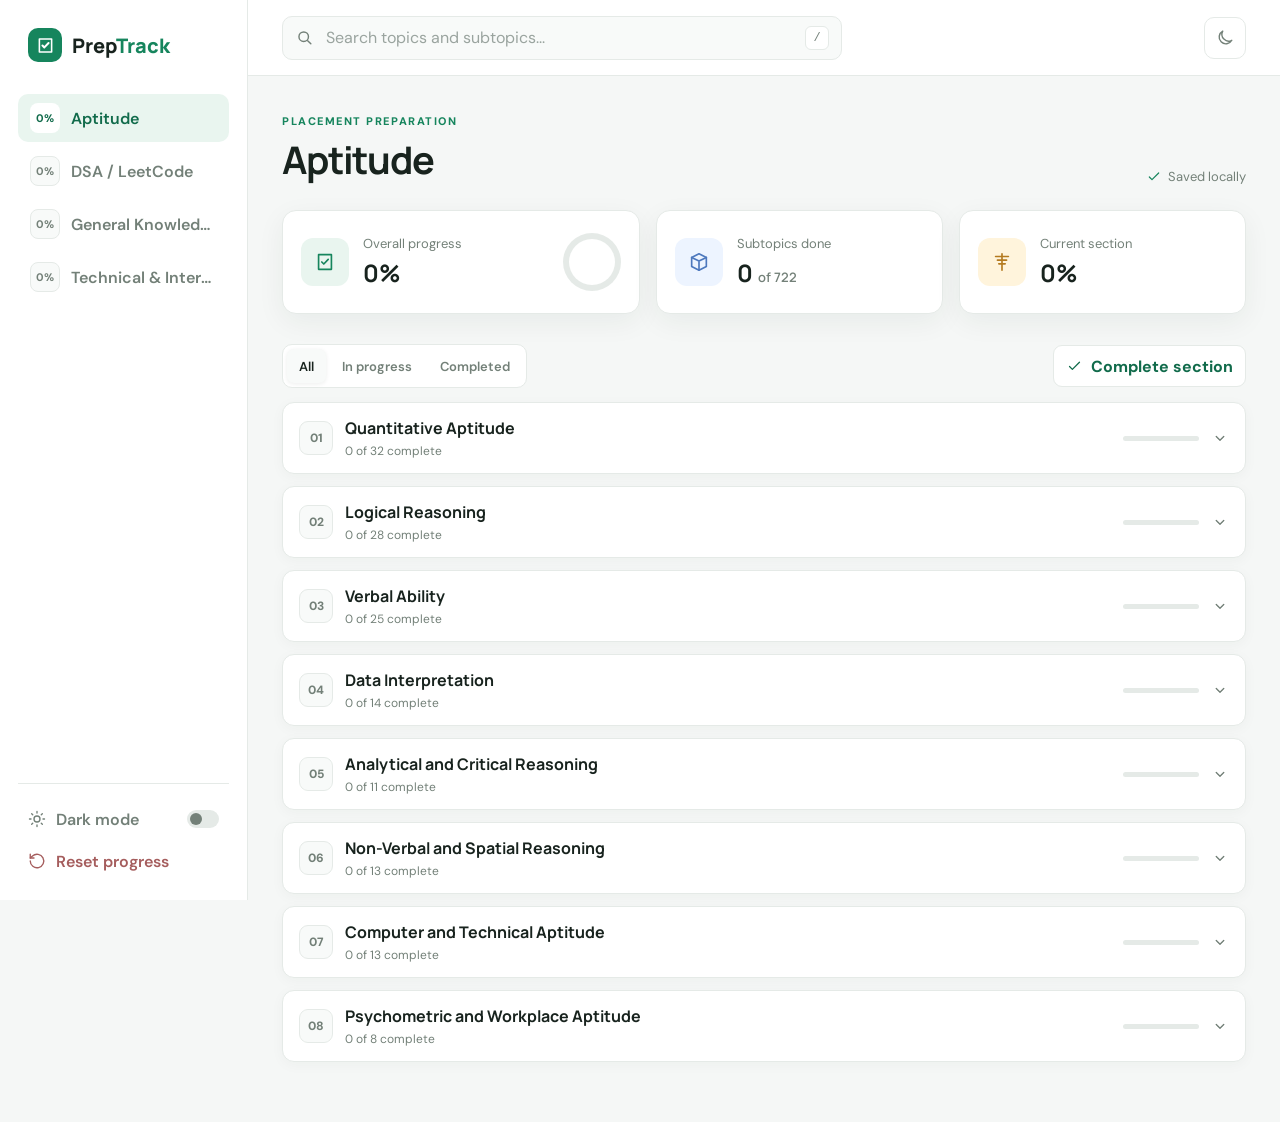
<file: index.html>
<!doctype html>
<html lang="en">
<head>
  <meta charset="UTF-8">
  <meta name="viewport" content="width=device-width, initial-scale=1.0">
  <meta name="theme-color" content="#f4f7f5">
  <title>PrepTrack — Syllabus Tracker</title>
  <link rel="preconnect" href="https://fonts.googleapis.com">
  <link rel="preconnect" href="https://fonts.gstatic.com" crossorigin>
  <link href="https://fonts.googleapis.com/css2?family=DM+Sans:wght@400;500;600;700&family=Manrope:wght@600;700;800&display=swap" rel="stylesheet">
  <link rel="stylesheet" href="./styles.css">
</head>
<body>
  <div class="app-shell">
    <aside class="sidebar" id="sidebar">
      <a class="brand" href="#" aria-label="PrepTrack home">
        <span class="brand-mark" aria-hidden="true">
          <svg viewBox="0 0 24 24"><path d="M5 4.5h14v15H5z"/><path d="m8.5 12 2.2 2.2 4.8-5"/></svg>
        </span>
        <span>Prep<span>Track</span></span>
      </a>

      <nav class="section-nav" id="sectionNav" aria-label="Syllabus sections"></nav>

      <div class="sidebar-footer">
        <button class="ghost-button" id="themeButton" type="button">
          <svg class="sun-icon" viewBox="0 0 24 24" aria-hidden="true"><circle cx="12" cy="12" r="4"/><path d="M12 2v2M12 20v2M4.9 4.9l1.4 1.4M17.7 17.7l1.4 1.4M2 12h2M20 12h2M4.9 19.1l1.4-1.4M17.7 6.3l1.4-1.4"/></svg>
          <span>Dark mode</span>
          <span class="theme-toggle" aria-hidden="true"></span>
        </button>
        <button class="ghost-button reset-button" id="resetButton" type="button">
          <svg viewBox="0 0 24 24" aria-hidden="true"><path d="M3 12a9 9 0 1 0 3-6.7L3 8"/><path d="M3 3v5h5"/></svg>
          <span>Reset progress</span>
        </button>
      </div>
    </aside>

    <main class="main-content">
      <header class="topbar">
        <button class="icon-button menu-button" id="menuButton" type="button" aria-label="Open navigation">
          <svg viewBox="0 0 24 24"><path d="M4 7h16M4 12h16M4 17h16"/></svg>
        </button>
        <div class="topbar-search">
          <svg viewBox="0 0 24 24" aria-hidden="true"><circle cx="11" cy="11" r="6"/><path d="m16 16 4 4"/></svg>
          <input id="searchInput" type="search" placeholder="Search topics and subtopics..." autocomplete="off">
          <kbd>/</kbd>
        </div>
        <button class="icon-button" id="topThemeButton" type="button" aria-label="Toggle dark mode">
          <svg viewBox="0 0 24 24"><path d="M20 15.5A8.5 8.5 0 0 1 8.5 4 8.5 8.5 0 1 0 20 15.5Z"/></svg>
        </button>
      </header>

      <div class="content">
        <div class="page-heading">
          <div>
            <p class="eyebrow">PLACEMENT PREPARATION</p>
            <h1 id="pageTitle">Aptitude</h1>
          </div>
          <div class="heading-actions">
            <span class="saved-state" id="savedState">
              <svg viewBox="0 0 24 24"><path d="m5 12 4 4L19 6"/></svg>
              Saved locally
            </span>
          </div>
        </div>

        <section class="stats-grid" aria-label="Overall progress">
          <article class="stat-card">
            <span class="stat-icon mint"><svg viewBox="0 0 24 24"><path d="M5 4h14v16H5z"/><path d="m8.5 12 2.2 2.2 4.8-5"/></svg></span>
            <div>
              <p>Overall progress</p>
              <strong id="overallPercent">0%</strong>
            </div>
            <div class="progress-ring" id="progressRing" style="--progress:0"><span></span></div>
          </article>
          <article class="stat-card">
            <span class="stat-icon blue"><svg viewBox="0 0 24 24"><path d="M12 3 4 7v10l8 4 8-4V7z"/><path d="m4 7 8 4 8-4M12 11v10"/></svg></span>
            <div>
              <p>Subtopics done</p>
              <strong><span id="completedCount">0</span> <small>of <span id="totalCount">0</span></small></strong>
            </div>
          </article>
          <article class="stat-card">
            <span class="stat-icon amber"><svg viewBox="0 0 24 24"><path d="M12 3v18M5 6h14M7 10h10M8.5 14h7"/></svg></span>
            <div>
              <p>Current section</p>
              <strong id="sectionPercent">0%</strong>
            </div>
          </article>
        </section>

        <section class="topics-section">
          <div class="toolbar">
            <div class="filter-tabs" id="filterTabs" role="tablist" aria-label="Filter topics">
              <button class="filter-tab active" type="button" data-filter="all" role="tab">All</button>
              <button class="filter-tab" type="button" data-filter="in-progress" role="tab">In progress</button>
              <button class="filter-tab" type="button" data-filter="completed" role="tab">Completed</button>
            </div>
            <button class="complete-section-button" id="completeSectionButton" type="button">
              <svg viewBox="0 0 24 24"><path d="m5 12 4 4L19 6"/></svg>
              Complete section
            </button>
          </div>
          <div class="topics-list" id="topicsList">
            <div class="loading-state">Loading syllabus...</div>
          </div>
        </section>
      </div>
    </main>
  </div>
  <div class="sidebar-backdrop" id="sidebarBackdrop"></div>

  <div class="toast" id="toast" role="status" aria-live="polite"></div>

  <dialog id="resetDialog">
    <form method="dialog">
      <h2>Reset all progress?</h2>
      <p>This will mark every subtopic as incomplete. This action cannot be undone.</p>
      <div class="dialog-actions">
        <button value="cancel" class="dialog-button">Cancel</button>
        <button value="confirm" class="dialog-button danger">Reset progress</button>
      </div>
    </form>
  </dialog>

  <script src="./app.js"></script>
</body>
</html>
</file>
<file: styles.css>
:root {
  --bg: #f5f7f6;
  --surface: #ffffff;
  --surface-soft: #f8faf9;
  --text: #18231e;
  --muted: #738078;
  --border: #e5eae7;
  --primary: #16855d;
  --primary-dark: #116b4b;
  --primary-soft: #e9f5ef;
  --blue: #edf4ff;
  --blue-strong: #4d78bd;
  --amber: #fff4dc;
  --amber-strong: #b47a1f;
  --shadow: 0 8px 28px rgba(25, 50, 39, 0.06);
}

[data-theme="dark"] {
  --bg: #121816;
  --surface: #1a211f;
  --surface-soft: #202824;
  --text: #edf4f0;
  --muted: #9aa8a0;
  --border: #303936;
  --primary: #55b98d;
  --primary-dark: #75c9a3;
  --primary-soft: #21382f;
  --blue: #263446;
  --blue-strong: #82a8d9;
  --amber: #423821;
  --amber-strong: #dab56c;
  --shadow: 0 8px 28px rgba(0, 0, 0, 0.18);
}

* { box-sizing: border-box; }

html { scroll-behavior: smooth; }

body {
  margin: 0;
  font-family: "DM Sans", sans-serif;
  color: var(--text);
  background: var(--bg);
  transition: background .25s ease, color .25s ease;
}

button, input { font: inherit; }
button { cursor: pointer; }
svg { fill: none; stroke: currentColor; stroke-width: 1.8; stroke-linecap: round; stroke-linejoin: round; }

.app-shell { min-height: 100vh; }

.sidebar {
  position: fixed;
  inset: 0 auto 0 0;
  z-index: 30;
  width: 248px;
  display: flex;
  flex-direction: column;
  padding: 28px 18px 18px;
  background: var(--surface);
  border-right: 1px solid var(--border);
}

.brand {
  display: flex;
  align-items: center;
  gap: 10px;
  margin: 0 10px 32px;
  color: var(--text);
  text-decoration: none;
  font-family: "Manrope", sans-serif;
  font-size: 20px;
  font-weight: 800;
}

.brand > span:last-child > span { color: var(--primary); }

.brand-mark {
  width: 34px;
  height: 34px;
  display: grid;
  place-items: center;
  border-radius: 10px;
  color: white;
  background: var(--primary);
}

.brand-mark svg { width: 21px; }
.brand-mark svg path:last-child { stroke-width: 2.3; }

.section-nav { display: flex; flex-direction: column; gap: 5px; }

.section-link {
  width: 100%;
  min-height: 48px;
  display: flex;
  align-items: center;
  gap: 11px;
  padding: 8px 12px;
  border: 0;
  border-radius: 10px;
  color: var(--muted);
  background: transparent;
  text-align: left;
  font-weight: 600;
  transition: .18s ease;
}

.section-link:hover { color: var(--text); background: var(--surface-soft); }
.section-link.active { color: var(--primary-dark); background: var(--primary-soft); }

.nav-progress {
  width: 30px;
  height: 30px;
  flex: 0 0 auto;
  display: grid;
  place-items: center;
  border-radius: 8px;
  background: var(--surface-soft);
  font-size: 11px;
  font-weight: 700;
  border: 1px solid var(--border);
}

.section-link.active .nav-progress { border-color: transparent; background: var(--surface); }
.nav-label { flex: 1; min-width: 0; white-space: nowrap; overflow: hidden; text-overflow: ellipsis; }

.sidebar-footer {
  margin-top: auto;
  padding-top: 14px;
  border-top: 1px solid var(--border);
}

.ghost-button {
  width: 100%;
  height: 42px;
  display: flex;
  align-items: center;
  gap: 10px;
  border: 0;
  border-radius: 8px;
  padding: 0 10px;
  color: var(--muted);
  background: transparent;
  font-weight: 600;
}

.ghost-button:hover { color: var(--text); background: var(--surface-soft); }
.ghost-button svg { width: 18px; }
.theme-toggle { width: 32px; height: 18px; margin-left: auto; border-radius: 20px; background: var(--border); position: relative; }
.theme-toggle::after { content: ""; position: absolute; width: 12px; height: 12px; left: 3px; top: 3px; border-radius: 50%; background: var(--muted); transition: .2s ease; }
[data-theme="dark"] .theme-toggle { background: var(--primary); }
[data-theme="dark"] .theme-toggle::after { left: 17px; background: white; }
.reset-button { color: #a55d5d; }

.main-content { min-height: 100vh; margin-left: 248px; }

.topbar {
  height: 76px;
  display: flex;
  align-items: center;
  gap: 12px;
  padding: 0 34px;
  background: var(--surface);
  border-bottom: 1px solid var(--border);
  position: sticky;
  top: 0;
  z-index: 20;
}

.topbar-search {
  width: min(560px, 60%);
  height: 44px;
  display: flex;
  align-items: center;
  gap: 10px;
  padding: 0 12px;
  border: 1px solid var(--border);
  border-radius: 10px;
  background: var(--surface-soft);
}

.topbar-search svg { width: 19px; color: var(--muted); }
.topbar-search input { flex: 1; min-width: 0; border: 0; outline: 0; background: transparent; color: var(--text); }
.topbar-search input::placeholder { color: #9aa49f; }
.topbar-search kbd { min-width: 24px; height: 24px; display: grid; place-items: center; border: 1px solid var(--border); border-radius: 6px; color: var(--muted); background: var(--surface); font-size: 12px; }
.icon-button { width: 42px; height: 42px; display: grid; place-items: center; border: 1px solid var(--border); border-radius: 10px; color: var(--muted); background: var(--surface); }
.icon-button svg { width: 19px; }
.topbar > .icon-button { margin-left: auto; }
.menu-button { display: none; }

.content { max-width: 1180px; margin: 0 auto; padding: 38px 34px 60px; }
.page-heading { display: flex; align-items: flex-end; justify-content: space-between; margin-bottom: 25px; }
.eyebrow { margin: 0 0 5px; color: var(--primary); font-size: 11px; font-weight: 800; letter-spacing: .14em; }
h1 { margin: 0; font-family: "Manrope", sans-serif; font-size: clamp(28px, 4vw, 38px); letter-spacing: -.03em; }
.saved-state { display: flex; align-items: center; gap: 6px; color: var(--muted); font-size: 13px; }
.saved-state svg { width: 16px; color: var(--primary); }

.stats-grid { display: grid; grid-template-columns: 1.25fr 1fr 1fr; gap: 16px; margin-bottom: 30px; }
.stat-card { min-height: 104px; display: flex; align-items: center; gap: 14px; padding: 16px 18px; border: 1px solid var(--border); border-radius: 14px; background: var(--surface); box-shadow: var(--shadow); }
.stat-icon { width: 48px; height: 48px; flex: 0 0 auto; display: grid; place-items: center; border-radius: 12px; }
.stat-icon svg { width: 22px; }
.stat-icon.mint { color: var(--primary); background: var(--primary-soft); }
.stat-icon.blue { color: var(--blue-strong); background: var(--blue); }
.stat-icon.amber { color: var(--amber-strong); background: var(--amber); }
.stat-card p { margin: 0 0 4px; color: var(--muted); font-size: 13px; }
.stat-card strong { font-family: "Manrope", sans-serif; font-size: 24px; }
.stat-card strong small { color: var(--muted); font-size: 13px; font-weight: 600; }
.progress-ring { --progress: 0; width: 58px; height: 58px; margin-left: auto; display: grid; place-items: center; border-radius: 50%; background: conic-gradient(var(--primary) calc(var(--progress) * 1%), var(--border) 0); }
.progress-ring span { width: 46px; height: 46px; border-radius: 50%; background: var(--surface); }

.topics-section { min-height: 300px; }
.toolbar { display: flex; align-items: center; justify-content: space-between; margin-bottom: 14px; }
.filter-tabs { display: flex; gap: 4px; padding: 4px; border: 1px solid var(--border); border-radius: 10px; background: var(--surface); }
.filter-tab { height: 34px; padding: 0 12px; border: 0; border-radius: 7px; color: var(--muted); background: transparent; font-size: 13px; font-weight: 600; }
.filter-tab.active { color: var(--text); background: var(--surface-soft); box-shadow: 0 1px 4px rgba(20, 40, 30, .08); }
.complete-section-button { height: 42px; display: flex; align-items: center; gap: 8px; border: 1px solid var(--border); border-radius: 9px; padding: 0 12px; color: var(--primary-dark); background: var(--surface); font-weight: 700; }
.complete-section-button svg { width: 17px; }

.topics-list { display: flex; flex-direction: column; gap: 12px; }
.topic-card { border: 1px solid var(--border); border-radius: 12px; background: var(--surface); overflow: hidden; box-shadow: 0 3px 14px rgba(25, 50, 39, .035); }
.topic-header { width: 100%; min-height: 70px; display: flex; align-items: center; gap: 12px; padding: 12px 16px; border: 0; color: var(--text); background: transparent; text-align: left; }
.topic-header:hover { background: var(--surface-soft); }
.topic-number { width: 34px; height: 34px; flex: 0 0 auto; display: grid; place-items: center; border-radius: 9px; color: var(--muted); background: var(--surface-soft); border: 1px solid var(--border); font-size: 12px; font-weight: 800; }
.topic-heading { flex: 1; min-width: 0; }
.topic-heading h2 { margin: 0 0 4px; font-family: "Manrope", sans-serif; font-size: 16px; }
.topic-meta { display: flex; align-items: center; gap: 8px; color: var(--muted); font-size: 12px; }
.topic-progress { height: 5px; width: 76px; border-radius: 10px; background: var(--border); overflow: hidden; }
.topic-progress span { display: block; height: 100%; border-radius: inherit; background: var(--primary); transition: width .25s ease; }
.topic-chevron { width: 18px; color: var(--muted); transition: transform .2s ease; }
.topic-card.open .topic-chevron { transform: rotate(180deg); }
.topic-body { display: none; border-top: 1px solid var(--border); padding: 10px 16px 16px 62px; }
.topic-card.open .topic-body { display: block; }
.topic-note { margin: 8px 0 12px; padding: 10px 12px; border-left: 3px solid var(--primary); border-radius: 6px; color: var(--muted); background: var(--primary-soft); font-size: 13px; }
.source-label { display: inline-flex; margin-left: 6px; padding: 3px 7px; border-radius: 20px; color: var(--primary-dark); background: var(--primary-soft); font-size: 10px; font-weight: 800; vertical-align: 2px; }
.subtopics { display: grid; grid-template-columns: repeat(2, minmax(0, 1fr)); gap: 4px 18px; }
.subtopic { min-height: 42px; display: flex; align-items: center; gap: 10px; border-radius: 8px; padding: 5px 8px; color: var(--text); font-size: 13px; cursor: pointer; }
.subtopic:hover { background: var(--surface-soft); }
.subtopic input { position: absolute; opacity: 0; pointer-events: none; }
.check-box { width: 18px; height: 18px; flex: 0 0 auto; display: grid; place-items: center; border: 1.5px solid #bcc7c1; border-radius: 5px; color: white; }
.check-box svg { width: 12px; opacity: 0; stroke-width: 2.5; }
.subtopic input:checked + .check-box { border-color: var(--primary); background: var(--primary); }
.subtopic input:checked + .check-box svg { opacity: 1; }
.subtopic input:checked ~ .subtopic-name { color: var(--muted); text-decoration: line-through; }
.empty-state, .loading-state { min-height: 180px; display: grid; place-items: center; border: 1px dashed var(--border); border-radius: 12px; color: var(--muted); background: var(--surface); }

.sidebar-backdrop { display: none; }
.toast { position: fixed; right: 24px; bottom: 24px; z-index: 50; transform: translateY(20px); opacity: 0; padding: 11px 16px; border-radius: 9px; color: white; background: #26352e; box-shadow: var(--shadow); transition: .2s ease; pointer-events: none; }
.toast.show { transform: translateY(0); opacity: 1; }

dialog { width: min(420px, calc(100% - 32px)); border: 1px solid var(--border); border-radius: 14px; padding: 22px; color: var(--text); background: var(--surface); box-shadow: 0 20px 60px rgba(0,0,0,.2); }
dialog::backdrop { background: rgba(10, 18, 14, .45); }
dialog h2 { margin: 0 0 8px; font-family: "Manrope", sans-serif; }
dialog p { margin: 0; color: var(--muted); }
.dialog-actions { display: flex; justify-content: flex-end; gap: 8px; margin-top: 22px; }
.dialog-button { height: 38px; border: 1px solid var(--border); border-radius: 8px; padding: 0 12px; color: var(--text); background: var(--surface); }
.dialog-button.danger { border-color: #c66b6b; color: white; background: #b75b5b; }

@media (max-width: 900px) {
  .sidebar { transform: translateX(-100%); transition: transform .22s ease; box-shadow: 12px 0 40px rgba(20, 40, 30, .12); }
  .sidebar.open { transform: translateX(0); }
  .sidebar-backdrop.open { display: block; position: fixed; inset: 0; z-index: 25; background: rgba(10, 18, 14, .35); }
  .main-content { margin-left: 0; }
  .menu-button { display: grid; }
  .topbar { padding: 0 20px; }
  .topbar-search { width: min(520px, calc(100% - 100px)); }
  .content { padding: 30px 20px 50px; }
  .stats-grid { grid-template-columns: 1fr 1fr; }
  .stat-card:first-child { grid-column: 1 / -1; }
}

@media (max-width: 620px) {
  .topbar { height: 68px; }
  .topbar-search { width: auto; flex: 1; }
  .topbar-search kbd { display: none; }
  .topbar > .icon-button { display: none; }
  .content { padding: 24px 14px 40px; }
  .page-heading { align-items: center; }
  .saved-state { display: none; }
  .stats-grid { grid-template-columns: 1fr; gap: 10px; }
  .stat-card, .stat-card:first-child { grid-column: auto; min-height: 88px; }
  .toolbar { align-items: stretch; flex-direction: column; gap: 10px; }
  .filter-tabs { align-self: flex-start; }
  .complete-section-button { align-self: flex-start; }
  .topic-body { padding-left: 16px; }
  .subtopics { grid-template-columns: 1fr; }
  .topic-progress { display: none; }
  .topic-header { padding: 10px 12px; }
  .topic-number { width: 31px; height: 31px; }
}
</file>
